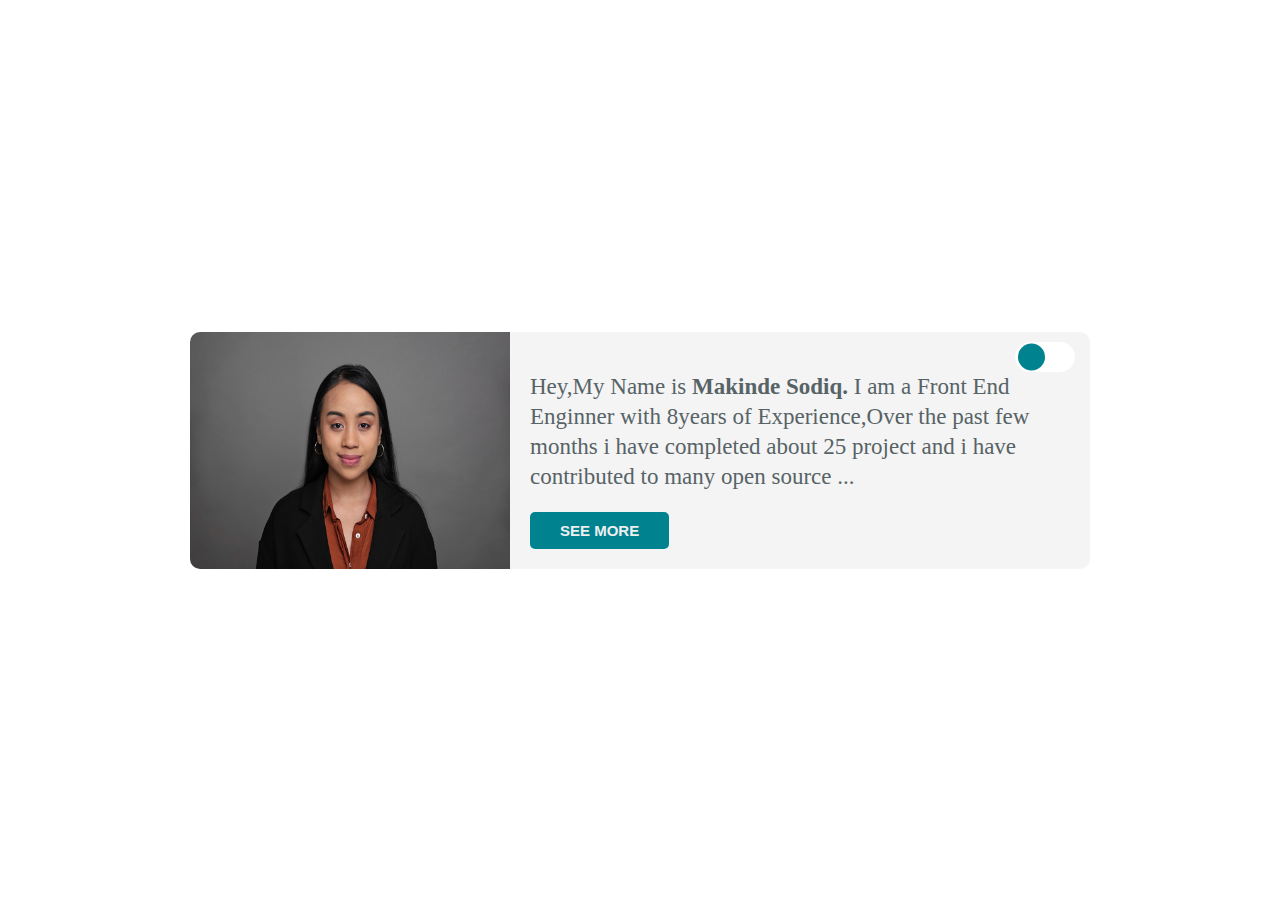
<file: index.html>
<!DOCTYPE html>
<html lang="en">
<head>
    <meta charset="UTF-8">
    <meta http-equiv="X-UA-Compatible" content="IE=edge">
    <meta name="viewport" content="width=device-width, initial-scale=1.0">
    <title>My WebCard</title>
    <link rel="stylesheet" href="style.css">
</head>
<body>
    <div class="container">

        <div class="box">
            <input type="checkbox" class="check" id="check">
            <label for="check" class="label">
                <span class="ball"></span>
            </label>
        </div>

        <img src="images/profile-pic.jpg" alt="">

        <div class="details">
            <h3>
                Hey,My Name is <b>Makinde Sodiq.</b> I am a Front End Enginner with 8years of Experience,Over 
                the past few months i have completed about 25 project and i have contributed to 
                many open source ...
            </h3>

            <button>SEE MORE</button>
        </div>
    </div>

    <script src="app.js"></script>
</body>
</html>
</file>
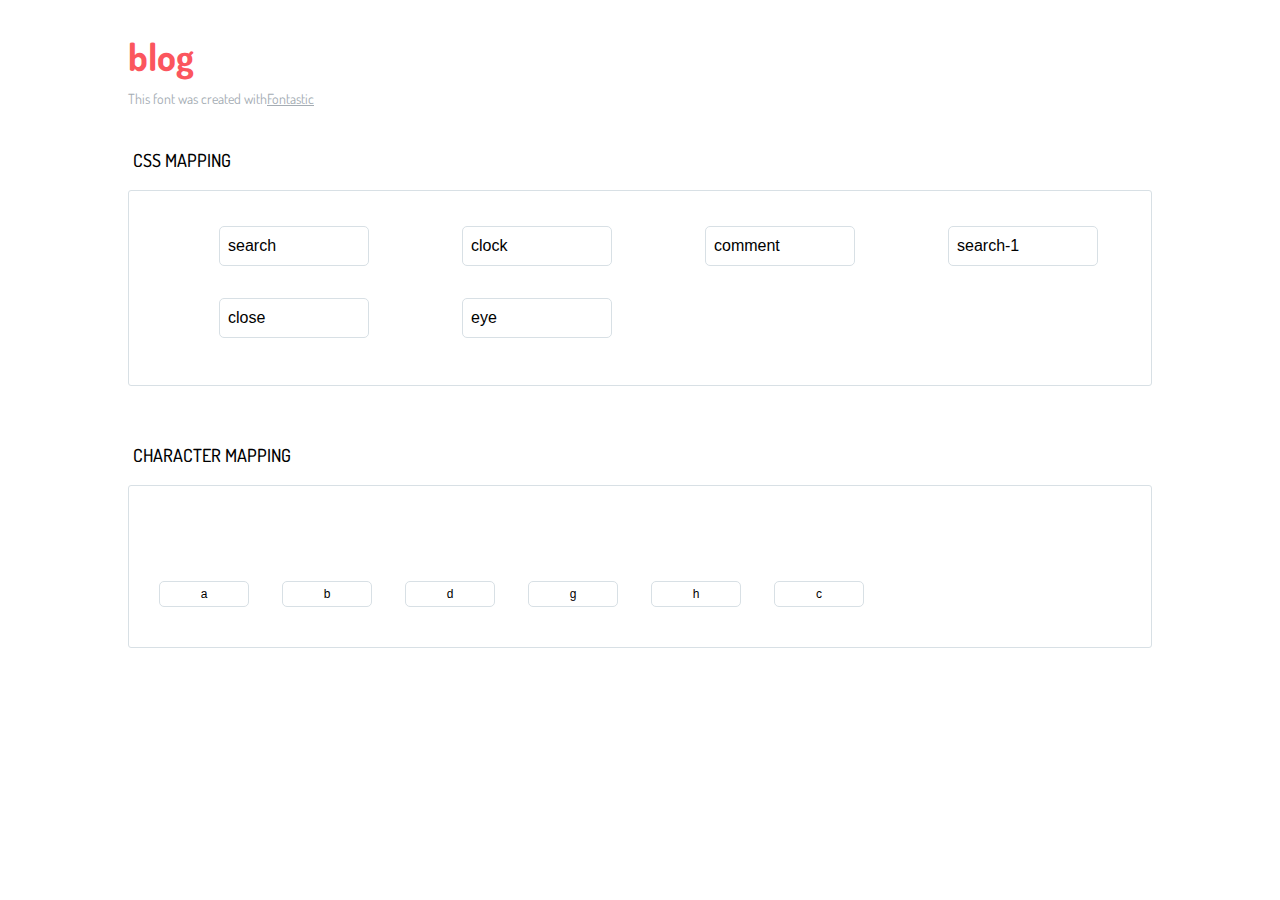
<file: static/icons-reference/icons-reference.html>
<!DOCTYPE html>
<html lang="en">
  <head>
    <meta charset="utf-8">
    <meta http-equiv="X-UA-Compatible" content="IE=edge,chrome=1">
    <meta name="viewport" content="width=device-width,initial-scale=1">
    <title>Font Reference - blog</title>
    <link href="http://fonts.googleapis.com/css?family=Dosis:400,500,700" rel="stylesheet" type="text/css">
    <link href="https://file.myfontastic.com/N4j4N7oxYtNKkKrJvxc3rZ/icons.css" rel="stylesheet">
    <style type="text/css">html,body,div,span,applet,object,iframe,h1,h2,h3,h4,h5,h6,p,blockquote,pre,a,abbr,acronym,address,big,cite,code,del,dfn,em,img,ins,kbd,q,s,samp,small,strike,strong,sub,sup,tt,var,dl,dt,dd,ol,ul,li,fieldset,form,label,legend,table,caption,tbody,tfoot,thead,tr,th,td{margin:0;padding:0;border:0;outline:0;font-weight:inherit;font-style:inherit;font-family:inherit;font-size:100%;vertical-align:baseline}body{line-height:1;color:#000;background:#fff}ol,ul{list-style:none}table{border-collapse:separate;border-spacing:0;vertical-align:middle}caption,th,td{text-align:left;font-weight:normal;vertical-align:middle}a img{border:none}*{-webkit-box-sizing:border-box;-moz-box-sizing:border-box;box-sizing:border-box}body{font-family:'Dosis','Tahoma',sans-serif}.container{margin:15px auto;width:80%}h1{margin:40px 0 20px;font-weight:700;font-size:38px;line-height:32px;color:#fb565e}h2{font-size:18px;padding:0 0 21px 5px;margin:45px 0 0 0;text-transform:uppercase;font-weight:500}.small{font-size:14px;color:#a5adb4;}.small a{color:#a5adb4;}.small a:hover{color:#fb565e}.glyphs.character-mapping{margin:0 0 20px 0;padding:20px 0 20px 30px;color:rgba(0,0,0,0.5);border:1px solid #d8e0e5;-webkit-border-radius:3px;border-radius:3px;}.glyphs.character-mapping li{margin:0 30px 20px 0;display:inline-block;width:90px}.glyphs.character-mapping .icon{margin:10px 0 10px 15px;padding:15px;position:relative;width:55px;height:55px;color:#162a36 !important;overflow:hidden;-webkit-border-radius:3px;border-radius:3px;font-size:32px;}.glyphs.character-mapping .icon svg{fill:#000}.glyphs.character-mapping input{margin:0;padding:5px 0;line-height:12px;font-size:12px;display:block;width:100%;border:1px solid #d8e0e5;-webkit-border-radius:5px;border-radius:5px;text-align:center;outline:0;}.glyphs.character-mapping input:focus{border:1px solid #fbde4a;-webkit-box-shadow:inset 0 0 3px #fbde4a;box-shadow:inset 0 0 3px #fbde4a}.glyphs.character-mapping input:hover{-webkit-box-shadow:inset 0 0 3px #fbde4a;box-shadow:inset 0 0 3px #fbde4a}.glyphs.css-mapping{margin:0 0 60px 0;padding:30px 0 20px 30px;color:rgba(0,0,0,0.5);border:1px solid #d8e0e5;-webkit-border-radius:3px;border-radius:3px;}.glyphs.css-mapping li{margin:0 30px 20px 0;padding:0;display:inline-block;overflow:hidden}.glyphs.css-mapping .icon{margin:0;margin-right:10px;padding:13px;height:50px;width:50px;color:#162a36 !important;overflow:hidden;float:left;font-size:24px}.glyphs.css-mapping input{margin:0;margin-top:5px;padding:8px;line-height:16px;font-size:16px;display:block;width:150px;height:40px;border:1px solid #d8e0e5;-webkit-border-radius:5px;border-radius:5px;background:#fff;outline:0;float:right;}.glyphs.css-mapping input:focus{border:1px solid #fbde4a;-webkit-box-shadow:inset 0 0 3px #fbde4a;box-shadow:inset 0 0 3px #fbde4a}.glyphs.css-mapping input:hover{-webkit-box-shadow:inset 0 0 3px #fbde4a;box-shadow:inset 0 0 3px #fbde4a}</style>
  </head>
  <body>
    <div class="container">
      <h1>blog</h1>
      <p class="small">This font was created with<a href="http://fontastic.me/">Fontastic</a></p>
      <h2>CSS mapping</h2>
      <ul class="glyphs css-mapping">
        <li>
          <div class="icon icon-search"></div>
          <input type="text" readonly="readonly" value="search">
        </li>
        <li>
          <div class="icon icon-clock"></div>
          <input type="text" readonly="readonly" value="clock">
        </li>
        <li>
          <div class="icon icon-comment"></div>
          <input type="text" readonly="readonly" value="comment">
        </li>
        <li>
          <div class="icon icon-search-1"></div>
          <input type="text" readonly="readonly" value="search-1">
        </li>
        <li>
          <div class="icon icon-close"></div>
          <input type="text" readonly="readonly" value="close">
        </li>
        <li>
          <div class="icon icon-eye"></div>
          <input type="text" readonly="readonly" value="eye">
        </li>
      </ul>
      <h2>Character mapping</h2>
      <ul class="glyphs character-mapping">
        <li>
          <div data-icon="a" class="icon"></div>
          <input type="text" readonly="readonly" value="a">
        </li>
        <li>
          <div data-icon="b" class="icon"></div>
          <input type="text" readonly="readonly" value="b">
        </li>
        <li>
          <div data-icon="d" class="icon"></div>
          <input type="text" readonly="readonly" value="d">
        </li>
        <li>
          <div data-icon="g" class="icon"></div>
          <input type="text" readonly="readonly" value="g">
        </li>
        <li>
          <div data-icon="h" class="icon"></div>
          <input type="text" readonly="readonly" value="h">
        </li>
        <li>
          <div data-icon="c" class="icon"></div>
          <input type="text" readonly="readonly" value="c">
        </li>
      </ul>
    </div>
    <script>(function() {
  var glyphs, i, len, ref;

  ref = document.getElementsByClassName('glyphs');
  for (i = 0, len = ref.length; i < len; i++) {
    glyphs = ref[i];
    glyphs.addEventListener('click', function(event) {
      if (event.target.tagName === 'INPUT') {
        return event.target.select();
      }
    });
  }

}).call(this);

    </script>
  </body>
</html>
</file>
<file: style.css>
*{
    margin: 0;
    padding: 0;
    box-sizing: border-box;
    list-style-type: none;
    text-decoration: none;


}

:root{
    --primary-color: #F4f4f4;
    --text-color: #576366;
    --button-color: #00838f;
    --g-white: #edeff0;
}

.dark{
    --primary-color: #3C4750;
    --text-color: #edeff0;
    --button-color: #BC658D;
    --g-white: #edeff0;
}

body{
    display: flex;
    justify-content: center;
    align-items: center;
    height: 100vh;
}

.container{
    width: 320px;
    height: auto;
    padding: 20px 0;
    position: relative;
    border-radius: 10px;
    background-color: var(--primary-color);
}
.container img{
    margin-top: 30px;
    width: 320px;
}

.details{
    padding: 20px;
}
.details h3 {
    font-size: 23px;
    font-weight: 400;
    color: var(--text-color);
    line-height: 30px;
}
.details button{
    padding: 10px 30px;
    margin-top: 20px;
    border: 0;
    font-weight: 800;
    border-radius: 5px;
    background-color: var(--button-color);
    color: var(--g-white);
    font-size: 15px;
}

.box{
    position: absolute;
    right: 25px;
    top: 15px;
}
.check{
	opacity: 0;
	position: absolute;
}

.label {
	background-color: #fff;
	border-radius: 50px;
	cursor: pointer;
	display: flex;
	align-items: center;
	justify-content: space-between;
	padding: 5px;
	position: relative;
	height: 20px;
	width: 40px;
	transform: scale(1.5);
}

.ball {
	background-color: #00838f;
	border-radius: 50%;
	position: absolute;
	top: .5px;
	left: 2px;
	height: 18px;
	width: 18px;
	transform: translateX(0px);
	transition: transform 0.2s linear;
}
.check:checked + .label{
	background-color: #3C4750;
}

.check:checked + .label .ball {
	transform: translateX(18px);
	background-color: #fff;
}

@media(min-width: 768px){
    .container{
        display: flex;
        padding: 0;
        width: 900px;
    }
    .container img{
        margin-top: 0px;
        width: 320px;
        border-top-left-radius: 10px;
        border-bottom-left-radius: 10px;
    }
    .details{
        padding-top: 40px;
    }
}
</file>
